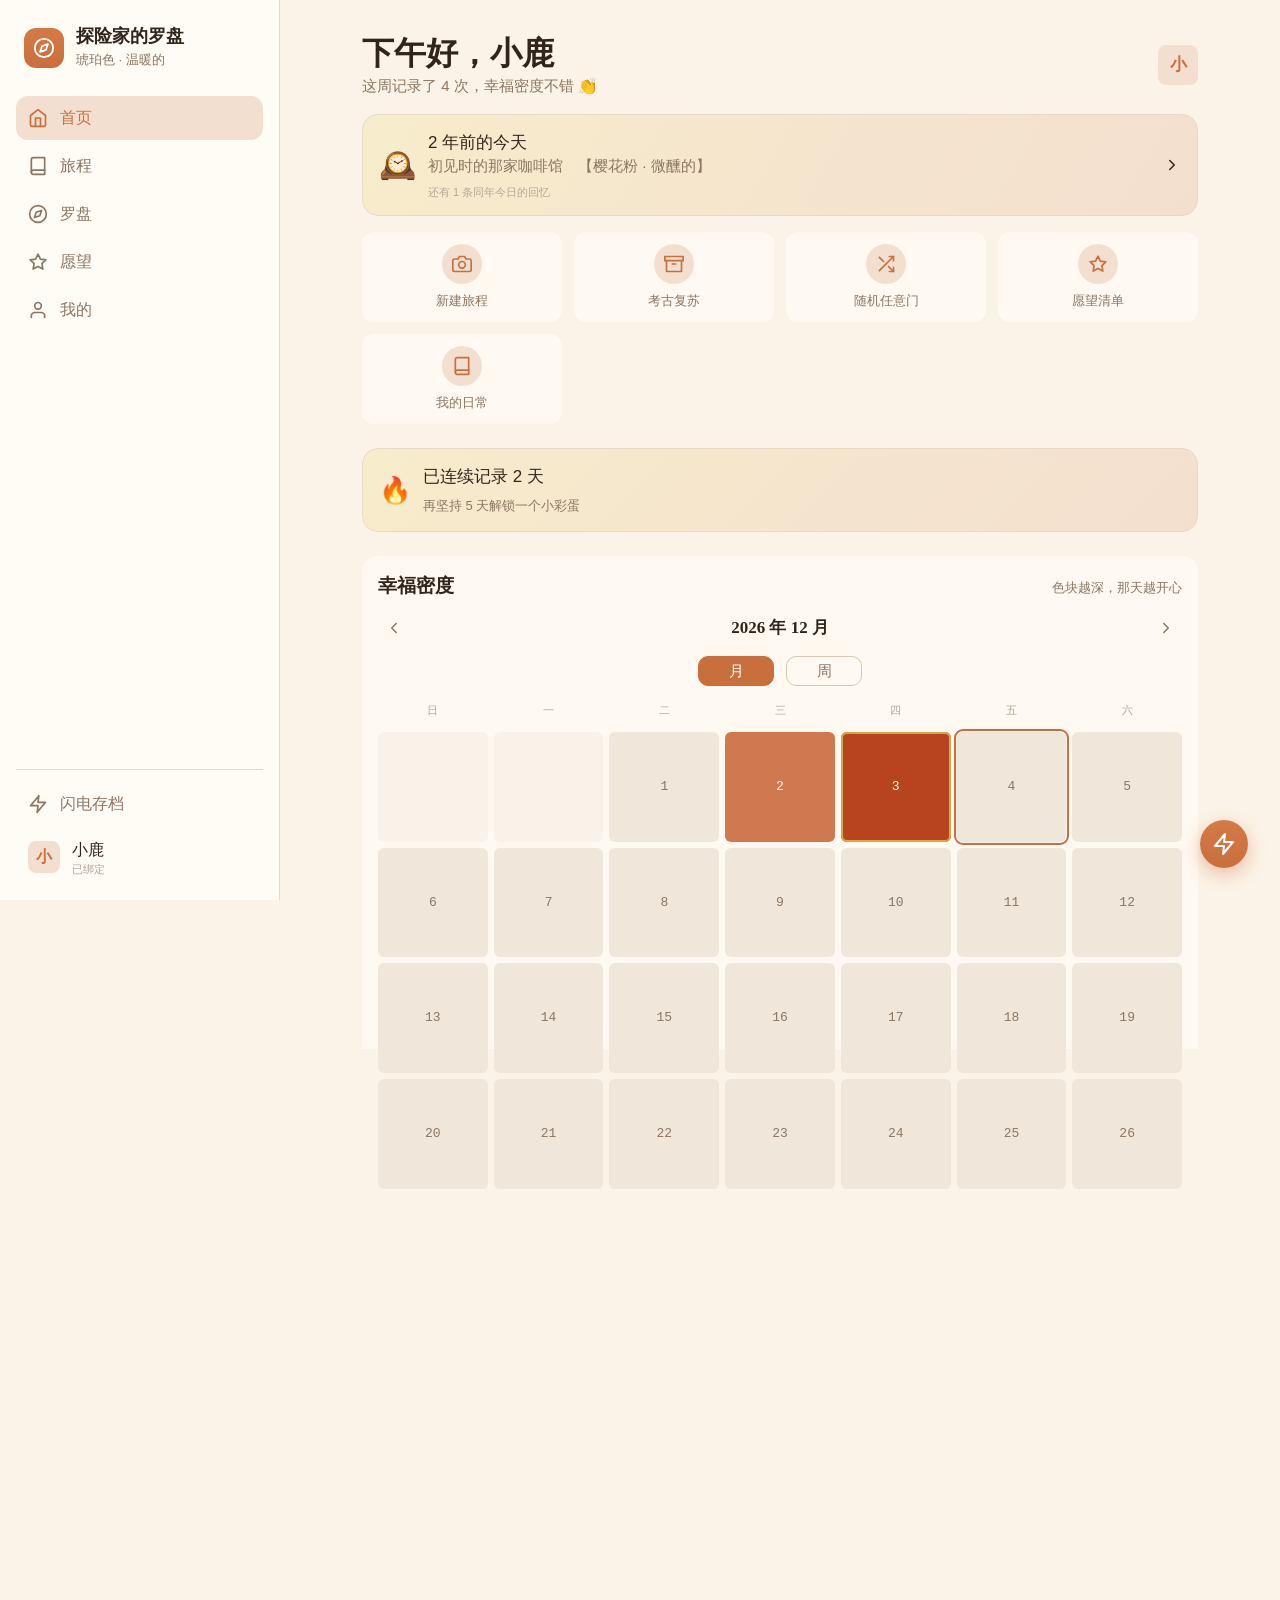
<file: index.html>
<!DOCTYPE html>
<html lang="zh-CN">
<head>
<meta charset="UTF-8">
<meta name="viewport" content="width=device-width, initial-scale=1, viewport-fit=cover, maximum-scale=1">
<meta name="theme-color" content="#FBF3E7">
<meta name="description" content="探险家的罗盘 · 双人生活叙事与智能决策系统">
<title>探险家的罗盘</title>

<!-- PWA：装到手机主屏幕 / 电脑桌面 -->
<link rel="manifest" href="manifest.webmanifest">
<link rel="icon" href="icon-192.png" type="image/png">
<link rel="icon" href="icon.svg" type="image/svg+xml">
<link rel="apple-touch-icon" href="icon-192.png">
<meta name="apple-mobile-web-app-capable" content="yes">
<meta name="apple-mobile-web-app-status-bar-style" content="default">
<meta name="apple-mobile-web-app-title" content="罗盘">
<meta name="mobile-web-app-capable" content="yes">

<link rel="stylesheet" href="css/tokens.css">
<link rel="stylesheet" href="css/app.css">
<link rel="stylesheet" href="css/views.css">
<link rel="icon" href="data:image/svg+xml,<svg xmlns='http://www.w3.org/2000/svg' viewBox='0 0 32 32'><text y='26' font-size='26'>🧭</text></svg>">
</head>
<body>

<div id="app"></div>
<div id="modal-root"></div>
<div id="toast-root"></div>

<button id="fab" class="fab" title="闪电存档 · 长按可拖动" aria-label="闪电存档">
  <svg width="24" height="24" viewBox="0 0 24 24" fill="none" stroke="currentColor"
       stroke-width="2" stroke-linecap="round" stroke-linejoin="round">
    <path d="M13 2L3 14h9l-1 8 10-12h-9l1-8z"></path>
  </svg>
</button>

<script>
/* ── 版本自愈（内联，不经过任何缓存） ──────────────────────────
   旧版 Service Worker 会把 js 缓存住，导致修完 bug 用户还在跑旧代码
   （典型症状：点「清空」没反应、数据还是模拟的）。
   这里在页面加载时比对构建号：只要变了，就把全部缓存清掉再重载一次。
   改任何 js 都要把下面的 BUILD 加一位。 */
(function () {
  var BUILD = 'v15';
  try {
    if (!('caches' in window)) return;
    if (localStorage.getItem('compass_build') === BUILD) return;
    caches.keys().then(function (ks) {
      return Promise.all(ks.map(function (k) { return caches.delete(k); }));
    }).then(function () {
      localStorage.setItem('compass_build', BUILD);
      if (navigator.serviceWorker && navigator.serviceWorker.controller) location.reload();
    });
  } catch (e) { }
})();
</script>

<script src="js/data.js"></script>
<script src="js/store.js"></script>
<script src="js/idb.js"></script>
<script src="js/ui.js"></script>
<script src="js/qr.js"></script>
<script src="js/seed.js"></script>
<script src="js/recommend.js"></script>
<script src="js/llm.js"></script>
<script src="js/weather.js"></script>
<script src="js/notify.js"></script>
<script src="js/view-record.js"></script>
<script src="js/view-journeys.js"></script>
<script src="js/view-home.js"></script>
<script src="js/view-compass.js"></script>
<script src="js/view-wishes.js"></script>
<script src="js/view-profile.js"></script>
<script src="js/view-archaeology.js"></script>
<script src="js/ai-awaken.js"></script>
<script src="js/view-starlight.js"></script>
<script src="js/view-todos.js"></script>
<script src="js/view-capsule.js"></script>
<script src="js/view-report.js"></script>
<script src="js/export-book.js"></script>
<script src="js/quest.js"></script>
<script src="js/view-quest.js"></script>
<script src="js/view-diary.js"></script>
<script src="js/sync.js"></script>
<script src="js/app.js"></script>

</body>
</html>
</file>
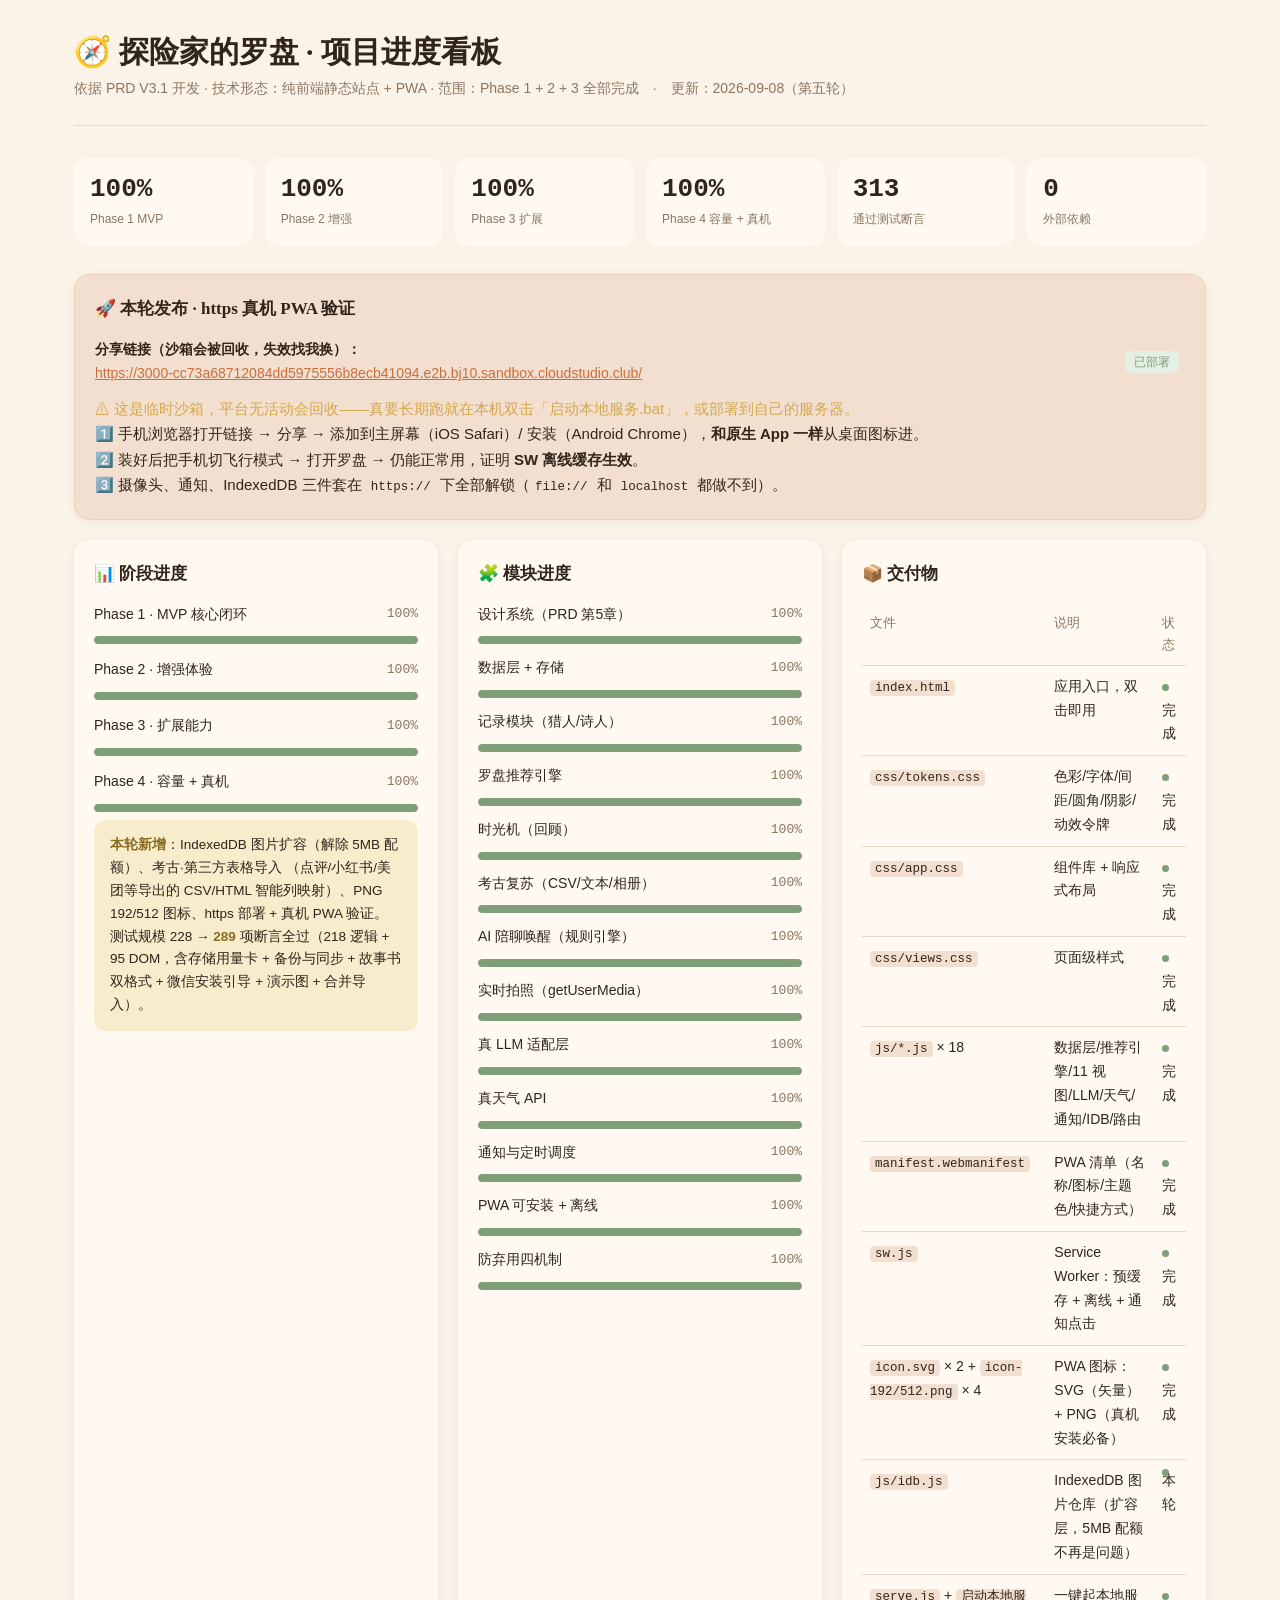
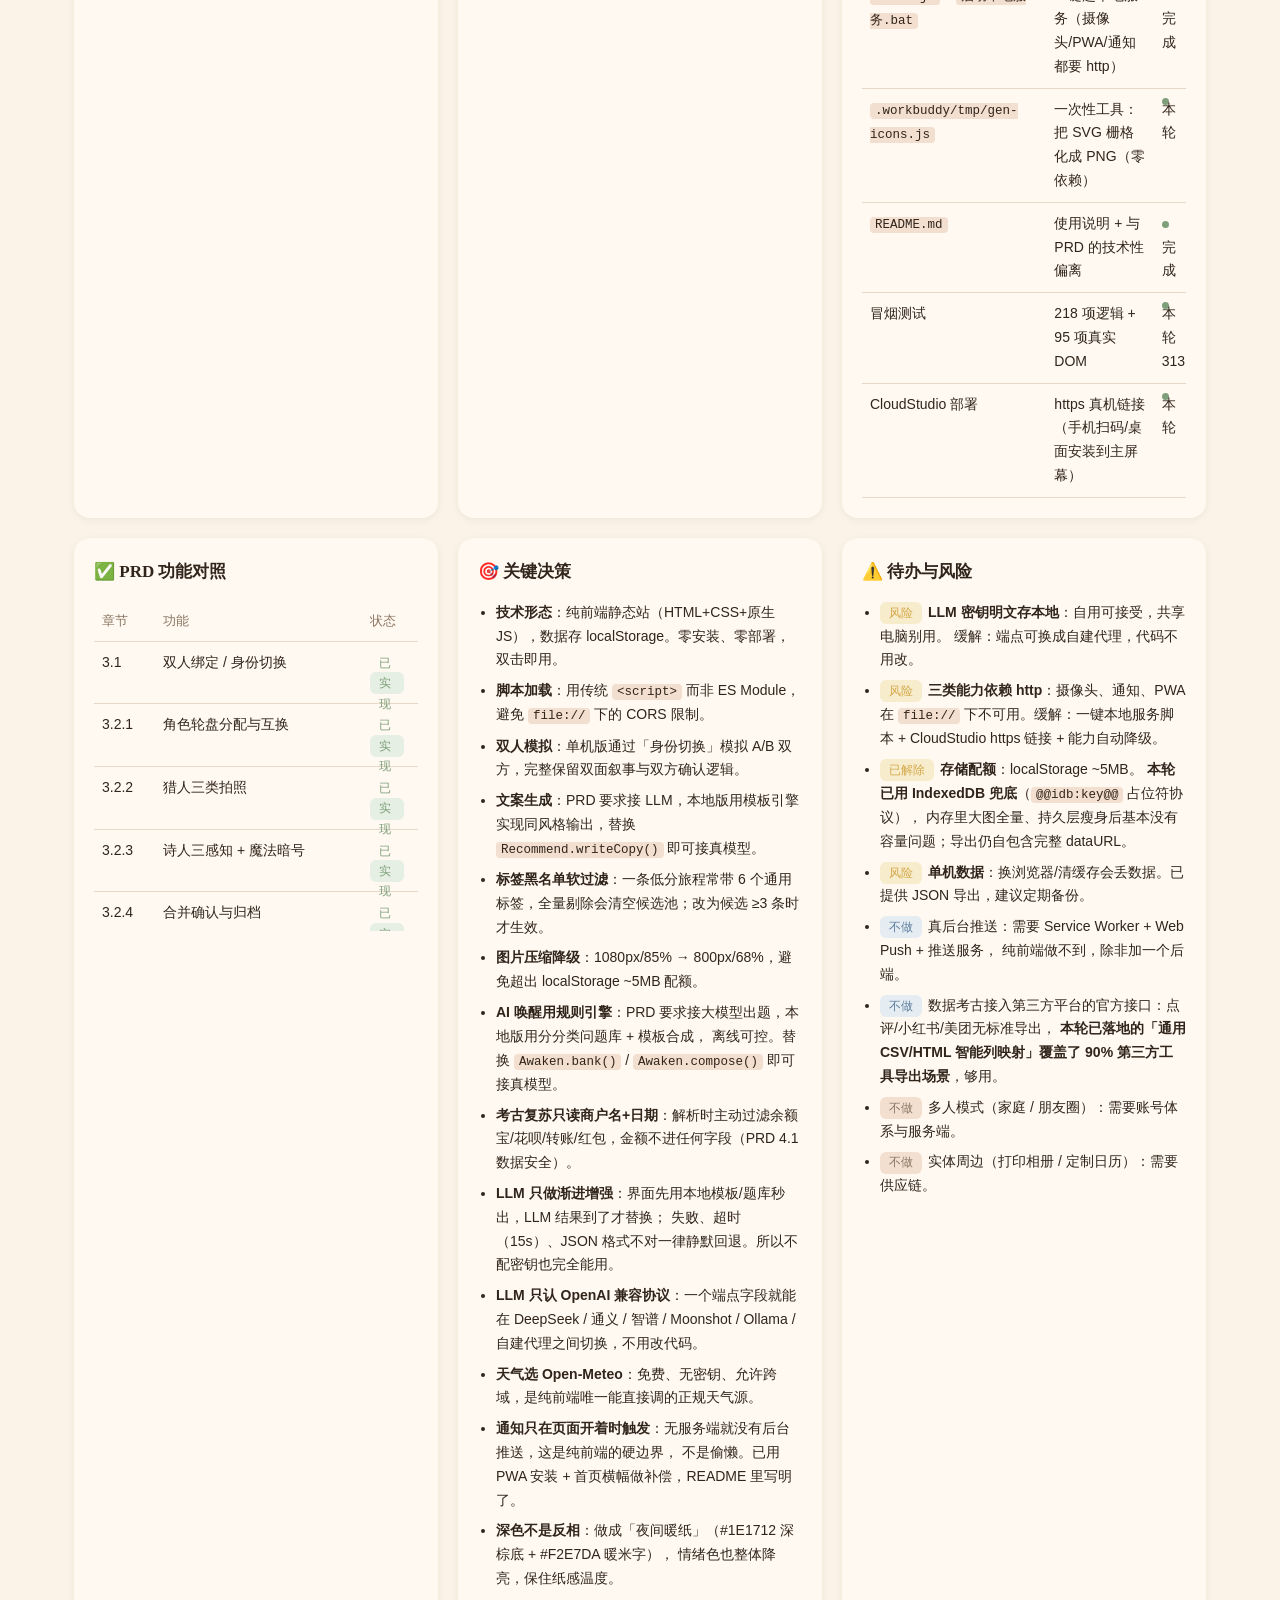
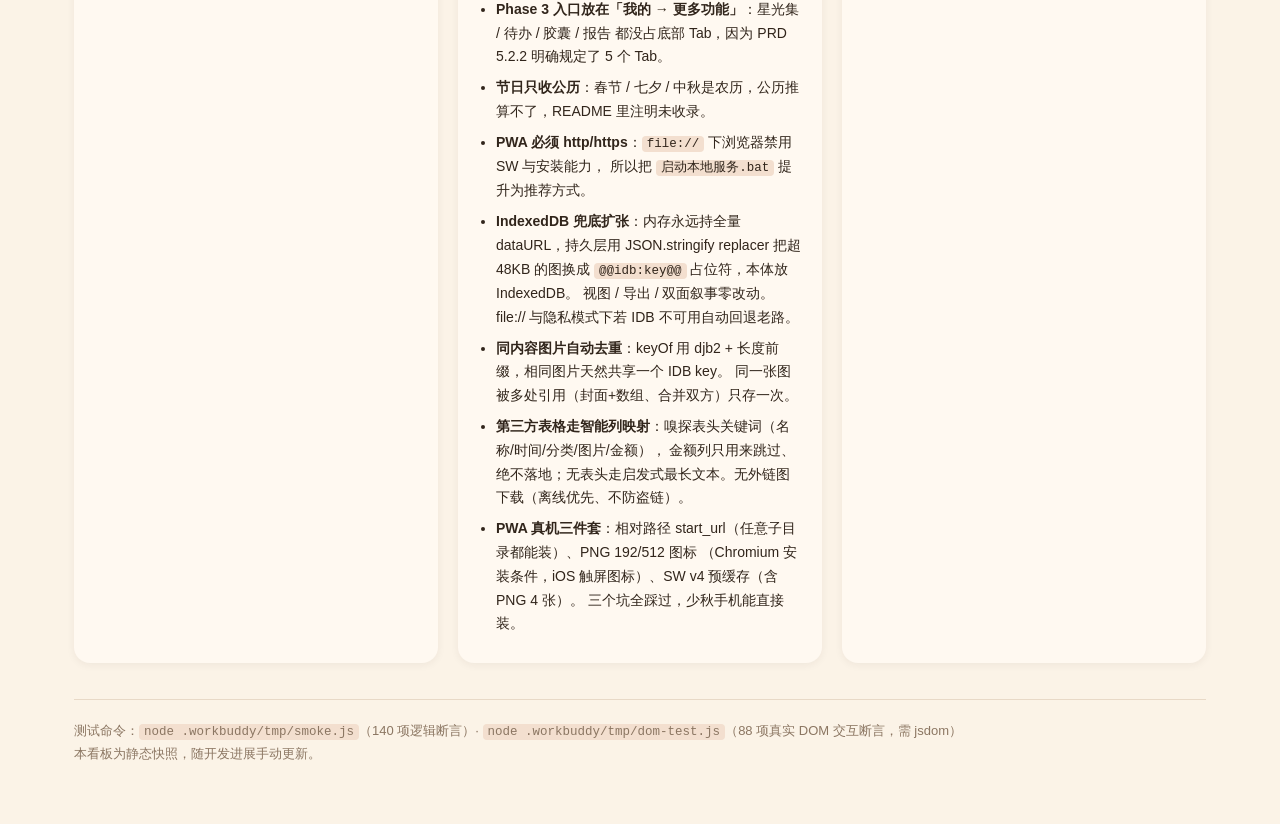
<file: 进度看板.html>
<!DOCTYPE html>
<html lang="zh-CN">
<head>
<meta charset="UTF-8">
<meta name="viewport" content="width=device-width, initial-scale=1">
<title>探险家的罗盘 · 项目进度看板</title>
<style>
  :root{
    --bg:#FBF3E7; --surface:#FFF9F1; --surface2:#FFFBF5;
    --text:#31251B; --text2:#8B7662; --text3:#B5A697;
    --divider:#E8D9C7; --border:#D9C7B2;
    --brand:#C96F3D; --brand-light:#F3DFCF;
    --success:#7E9F7A; --success-light:#E5EFE3;
    --warn:#D4A84B; --warn-light:#F7ECCB;
    --danger:#C95C5C; --info:#5C7D9F;
    --sh1:0 2px 8px rgba(49,37,27,.06);
    --sh2:0 4px 16px rgba(49,37,27,.08);
    --serif:"Noto Serif SC","SimSun",Georgia,"Times New Roman",serif;
    --sans:"PingFang SC","Noto Sans SC","Microsoft YaHei",-apple-system,"Segoe UI",sans-serif;
    --mono:"SF Mono","JetBrains Mono",Consolas,monospace;
  }
  *{box-sizing:border-box}
  body{margin:0;background:var(--bg);color:var(--text);font-family:var(--sans);font-size:15px;line-height:1.7}
  .wrap{max-width:1180px;margin:0 auto;padding:32px 24px 64px}
  h1,h2,h3{font-family:var(--serif);font-weight:600;margin:0}
  header{margin-bottom:32px;padding-bottom:24px;border-bottom:1px solid var(--divider)}
  header h1{font-size:30px;line-height:1.3}
  .sub{color:var(--text2);font-size:14px;margin-top:6px}
  .kpis{display:grid;grid-template-columns:repeat(auto-fit,minmax(150px,1fr));gap:12px;margin:24px 0 8px}
  .kpi{background:var(--surface);border-radius:14px;padding:16px}
  .kpi b{font-family:var(--mono);font-size:26px;display:block;line-height:1.2}
  .kpi span{font-size:12px;color:var(--text2)}
  .grid{display:grid;grid-template-columns:repeat(auto-fit,minmax(330px,1fr));gap:20px;margin-top:28px}
  .card{background:var(--surface);border-radius:16px;padding:20px;box-shadow:var(--sh1)}
  .card h3{font-size:17px;margin-bottom:14px;display:flex;align-items:center;gap:8px}
  .bar{height:8px;border-radius:4px;background:var(--brand-light);overflow:hidden;margin:6px 0 4px}
  .bar i{display:block;height:100%;background:var(--brand);border-radius:4px}
  .bar.g i{background:var(--success)}
  .row{display:flex;align-items:center;justify-content:space-between;gap:12px;font-size:14px;margin-bottom:10px}
  .pct{font-family:var(--mono);font-size:13px;color:var(--text2);flex:none}
  ul{margin:0;padding-left:18px}
  li{margin-bottom:7px;font-size:14px}
  .tag{display:inline-flex;align-items:center;height:22px;padding:0 9px;border-radius:6px;font-size:12px;
       background:var(--brand-light);color:var(--brand);margin-right:6px}
  .tag.ok{background:var(--success-light);color:var(--success)}
  .tag.warn{background:var(--warn-light);color:var(--warn)}
  .tag.gray{background:var(--brand-light);color:var(--text2)}
  .tag.info{background:#E5EDF3;color:var(--info)}
  table{width:100%;border-collapse:collapse;font-size:14px}
  th,td{text-align:left;padding:9px 8px;border-bottom:1px solid var(--divider);vertical-align:top}
  th{color:var(--text2);font-weight:500;font-size:13px}
  .dot{display:inline-block;width:7px;height:7px;border-radius:50%;margin-right:7px}
  .dot.ok{background:var(--success)} .dot.doing{background:var(--warn)} .dot.todo{background:var(--text3)}
  .note{background:var(--warn-light);border-radius:12px;padding:14px 16px;font-size:13.5px;line-height:1.7;margin-top:8px}
  .note b{color:#8a6a20}
  footer{margin-top:36px;padding-top:20px;border-top:1px solid var(--divider);color:var(--text2);font-size:13px}
  code{font-family:var(--mono);background:var(--brand-light);padding:1px 5px;border-radius:4px;font-size:12.5px}
</style>
</head>
<body>
<div class="wrap">

<header>
  <h1>🧭 探险家的罗盘 · 项目进度看板</h1>
  <div class="sub">依据 PRD V3.1 开发 · 技术形态：纯前端静态站点 + PWA · 范围：Phase 1 + 2 + 3 全部完成　·　更新：2026-09-08（第五轮）</div>
</header>

<div class="kpis">
  <div class="kpi"><b>100%</b><span>Phase 1 MVP</span></div>
  <div class="kpi"><b>100%</b><span>Phase 2 增强</span></div>
  <div class="kpi"><b>100%</b><span>Phase 3 扩展</span></div>
  <div class="kpi"><b>100%</b><span>Phase 4 容量 + 真机</span></div>
  <div class="kpi"><b>313</b><span>通过测试断言</span></div>
  <div class="kpi"><b>0</b><span>外部依赖</span></div>
</div>

<div class="grid">

  <section class="card" style="grid-column:1 / -1;background:var(--brand-light);border:1px solid #E2915C33">
    <h3>🚀 本轮发布 · https 真机 PWA 验证</h3>
    <div class="row row--between" style="align-items:center">
      <div class="t-2">
        <b>分享链接（沙箱会被回收，失效找我换）：</b><br>
        <a href="https://3000-cc73a68712084dd5975556b8ecb41094.e2b.bj10.sandbox.cloudstudio.club/" target="_blank" rel="noopener" style="color:var(--brand);text-decoration:underline">
          https://3000-cc73a68712084dd5975556b8ecb41094.e2b.bj10.sandbox.cloudstudio.club/
        </a>
      </div>
      <span class="tag ok">已部署</span>
    </div>
    <div class="t-sm mt-sm" style="color:var(--warn)">⚠ 这是临时沙箱，平台无活动会回收——真要长期跑就在本机双击「启动本地服务.bat」，或部署到自己的服务器。</div>
    <div class="t-2 mt-md" style="line-height:1.7">
      1️⃣ 手机浏览器打开链接 → 分享 → 添加到主屏幕（iOS Safari）/ 安装（Android Chrome），<b>和原生 App 一样</b>从桌面图标进。<br>
      2️⃣ 装好后把手机切飞行模式 → 打开罗盘 → 仍能正常用，证明 <b>SW 离线缓存生效</b>。<br>
      3️⃣ 摄像头、通知、IndexedDB 三件套在 <code>https://</code> 下全部解锁（<code>file://</code> 和 <code>localhost</code> 都做不到）。
    </div>
  </section>

  <section class="card">
    <h3>📊 阶段进度</h3>
    <div class="row"><span>Phase 1 · MVP 核心闭环</span><span class="pct">100%</span></div>
    <div class="bar g"><i style="width:100%"></i></div>
    <div class="row" style="margin-top:14px"><span>Phase 2 · 增强体验</span><span class="pct">100%</span></div>
    <div class="bar g"><i style="width:100%"></i></div>
    <div class="row" style="margin-top:14px"><span>Phase 3 · 扩展能力</span><span class="pct">100%</span></div>
    <div class="bar g"><i style="width:100%"></i></div>
    <div class="row" style="margin-top:14px"><span>Phase 4 · 容量 + 真机</span><span class="pct">100%</span></div>
    <div class="bar g"><i style="width:100%"></i></div>
    <div class="note"><b>本轮新增</b>：IndexedDB 图片扩容（解除 5MB 配额）、考古·第三方表格导入
      （点评/小红书/美团等导出的 CSV/HTML 智能列映射）、PNG 192/512 图标、https 部署 + 真机 PWA 验证。
      <br>测试规模 228 → <b>289</b> 项断言全过（218 逻辑 + 95 DOM，含存储用量卡 + 备份与同步 + 故事书双格式 + 微信安装引导 + 演示图 + 合并导入）。
    </div>
  </section>

  <section class="card">
    <h3>🧩 模块进度</h3>
    <div class="row"><span>设计系统（PRD 第5章）</span><span class="pct">100%</span></div>
    <div class="bar g"><i style="width:100%"></i></div>
    <div class="row" style="margin-top:12px"><span>数据层 + 存储</span><span class="pct">100%</span></div>
    <div class="bar g"><i style="width:100%"></i></div>
    <div class="row" style="margin-top:12px"><span>记录模块（猎人/诗人）</span><span class="pct">100%</span></div>
    <div class="bar g"><i style="width:100%"></i></div>
    <div class="row" style="margin-top:12px"><span>罗盘推荐引擎</span><span class="pct">100%</span></div>
    <div class="bar g"><i style="width:100%"></i></div>
    <div class="row" style="margin-top:12px"><span>时光机（回顾）</span><span class="pct">100%</span></div>
    <div class="bar g"><i style="width:100%"></i></div>
    <div class="row" style="margin-top:12px"><span>考古复苏（CSV/文本/相册）</span><span class="pct">100%</span></div>
    <div class="bar g"><i style="width:100%"></i></div>
    <div class="row" style="margin-top:12px"><span>AI 陪聊唤醒（规则引擎）</span><span class="pct">100%</span></div>
    <div class="bar g"><i style="width:100%"></i></div>
    <div class="row" style="margin-top:12px"><span>实时拍照（getUserMedia）</span><span class="pct">100%</span></div>
    <div class="bar g"><i style="width:100%"></i></div>
    <div class="row" style="margin-top:12px"><span>真 LLM 适配层</span><span class="pct">100%</span></div>
    <div class="bar g"><i style="width:100%"></i></div>
    <div class="row" style="margin-top:12px"><span>真天气 API</span><span class="pct">100%</span></div>
    <div class="bar g"><i style="width:100%"></i></div>
    <div class="row" style="margin-top:12px"><span>通知与定时调度</span><span class="pct">100%</span></div>
    <div class="bar g"><i style="width:100%"></i></div>
    <div class="row" style="margin-top:12px"><span>PWA 可安装 + 离线</span><span class="pct">100%</span></div>
    <div class="bar g"><i style="width:100%"></i></div>
    <div class="row" style="margin-top:12px"><span>防弃用四机制</span><span class="pct">100%</span></div>
    <div class="bar g"><i style="width:100%"></i></div>
  </section>

  <section class="card">
    <h3>📦 交付物</h3>
    <table>
      <tr><th>文件</th><th>说明</th><th>状态</th></tr>
      <tr><td><code>index.html</code></td><td>应用入口，双击即用</td><td><span class="dot ok"></span>完成</td></tr>
      <tr><td><code>css/tokens.css</code></td><td>色彩/字体/间距/圆角/阴影/动效令牌</td><td><span class="dot ok"></span>完成</td></tr>
      <tr><td><code>css/app.css</code></td><td>组件库 + 响应式布局</td><td><span class="dot ok"></span>完成</td></tr>
      <tr><td><code>css/views.css</code></td><td>页面级样式</td><td><span class="dot ok"></span>完成</td></tr>
      <tr><td><code>js/*.js</code> × 18</td><td>数据层/推荐引擎/11 视图/LLM/天气/通知/IDB/路由</td><td><span class="dot ok"></span>完成</td></tr>
      <tr><td><code>manifest.webmanifest</code></td><td>PWA 清单（名称/图标/主题色/快捷方式）</td><td><span class="dot ok"></span>完成</td></tr>
      <tr><td><code>sw.js</code></td><td>Service Worker：预缓存 + 离线 + 通知点击</td><td><span class="dot ok"></span>完成</td></tr>
      <tr><td><code>icon.svg</code> × 2 + <code>icon-192/512.png</code> × 4</td><td>PWA 图标：SVG（矢量）+ PNG（真机安装必备）</td><td><span class="dot ok"></span>完成</td></tr>
      <tr><td><code>js/idb.js</code></td><td>IndexedDB 图片仓库（扩容层，5MB 配额不再是问题）</td><td><span class="dot ok">本轮</span></td></tr>
      <tr><td><code>serve.js</code> + <code>启动本地服务.bat</code></td><td>一键起本地服务（摄像头/PWA/通知都要 http）</td><td><span class="dot ok"></span>完成</td></tr>
      <tr><td><code>.workbuddy/tmp/gen-icons.js</code></td><td>一次性工具：把 SVG 栅格化成 PNG（零依赖）</td><td><span class="dot ok">本轮</span></td></tr>
      <tr><td><code>README.md</code></td><td>使用说明 + 与 PRD 的技术性偏离</td><td><span class="dot ok"></span>完成</td></tr>
      <tr><td>冒烟测试</td><td>218 项逻辑 + 95 项真实 DOM</td><td><span class="dot ok">本轮 313</span></td></tr>
      <tr><td>CloudStudio 部署</td><td>https 真机链接（手机扫码/桌面安装到主屏幕）</td><td><span class="dot ok">本轮</span></td></tr>
    </table>
  </section>

  <section class="card">
    <h3>✅ PRD 功能对照</h3>
    <div style="max-height:330px;overflow:auto">
    <table>
      <tr><th>章节</th><th>功能</th><th>状态</th></tr>
      <tr><td>3.1</td><td>双人绑定 / 身份切换</td><td><span class="tag ok">已实现</span></td></tr>
      <tr><td>3.2.1</td><td>角色轮盘分配与互换</td><td><span class="tag ok">已实现</span></td></tr>
      <tr><td>3.2.2</td><td>猎人三类拍照</td><td><span class="tag ok">已实现</span></td></tr>
      <tr><td>3.2.3</td><td>诗人三感知 + 魔法暗号</td><td><span class="tag ok">已实现</span></td></tr>
      <tr><td>3.2.4</td><td>合并确认与归档</td><td><span class="tag ok">已实现</span></td></tr>
      <tr><td>1.2.3</td><td>双面叙事可见性</td><td><span class="tag ok">已实现</span></td></tr>
      <tr><td>3.3.3</td><td>推荐引擎九步</td><td><span class="tag ok">已实现</span></td></tr>
      <tr><td>3.4.1</td><td>那年今日</td><td><span class="tag ok">已实现</span></td></tr>
      <tr><td>3.4.2</td><td>随机任意门</td><td><span class="tag ok">已实现</span></td></tr>
      <tr><td>3.4.3</td><td>二次批注</td><td><span class="tag ok">已实现</span></td></tr>
      <tr><td>3.5</td><td>重要时光 + 星光轮播</td><td><span class="tag ok">已实现</span></td></tr>
      <tr><td>3.5.6</td><td>备注（防抖自动保存）</td><td><span class="tag ok">已实现</span></td></tr>
      <tr><td>3.6</td><td>共同愿望清单</td><td><span class="tag ok">已实现</span></td></tr>
      <tr><td>4.2</td><td>2 分钟闪电存档</td><td><span class="tag ok">已实现</span></td></tr>
      <tr><td>4.4</td><td>幸福密度 / 半成品展览</td><td><span class="tag ok">已实现</span></td></tr>
      <tr><td>2.8</td><td>自动黑名单</td><td><span class="tag ok">已实现</span></td></tr>
      <tr><td>6.2</td><td>数据导出 / 导入</td><td><span class="tag ok">已实现</span></td></tr>
      <tr><td>—</td><td>实时拍照录入（本轮新增）</td><td><span class="tag ok">已实现</span></td></tr>
      <tr><td>4.1</td><td>数据考古复苏（本轮新增）</td><td><span class="tag ok">已实现</span></td></tr>
      <tr><td>4.3</td><td>AI 陪聊唤醒（本轮新增，规则版）</td><td><span class="tag ok">已实现</span></td></tr>
      <tr><td>4.4</td><td>连续记录奖励彩蛋（第二轮新增）</td><td><span class="tag ok">已实现</span></td></tr>
      <tr><td>3.3.3⑨</td><td>真 LLM 文案（本轮，可配 + 回退）</td><td><span class="tag ok">已实现</span></td></tr>
      <tr><td>4.3</td><td>真 LLM 出题与成文（本轮）</td><td><span class="tag ok">已实现</span></td></tr>
      <tr><td>3.3.2</td><td>真天气 API · Open-Meteo（本轮）</td><td><span class="tag ok">已实现</span></td></tr>
      <tr><td>3.4.1</td><td>浏览器通知推送（本轮，页面内定时）</td><td><span class="tag ok">已实现</span></td></tr>
      <tr><td>6.3</td><td>PWA 安装 + 离线（本轮）</td><td><span class="tag ok">已实现</span></td></tr>
      <tr><td>5.1</td><td>桌面端周/月视图 + 快捷键（第三轮）</td><td><span class="tag ok">已实现</span></td></tr>
      <tr><td>6.3</td><td>深色模式（本轮）</td><td><span class="tag ok">已实现</span></td></tr>
      <tr><td>3.5.4</td><td>星光集三视图（本轮）</td><td><span class="tag ok">已实现</span></td></tr>
      <tr><td>3.7</td><td>待办事务管理（本轮）</td><td><span class="tag ok">已实现</span></td></tr>
      <tr><td>7.3</td><td>时光胶囊（本轮）</td><td><span class="tag ok">已实现</span></td></tr>
      <tr><td>7.3</td><td>年度探险报告 + 打印（本轮）</td><td><span class="tag ok">已实现</span></td></tr>
      <tr><td>7.3</td><td>季节/节日主题推荐（本轮）</td><td><span class="tag ok">已实现</span></td></tr>
      <tr><td>—</td><td>IndexedDB 图片扩容（解除 5MB 配额）</td><td><span class="tag ok">本轮</span></td></tr>
      <tr><td>4.1</td><td>考古·第三方表格导入（CSV/HTML 智能列映射）</td><td><span class="tag ok">本轮</span></td></tr>
      <tr><td>6.2</td><td>备份与同步（7 天提醒 / 备份到指定文件夹 / 网盘同步目录互通）</td><td><span class="tag ok">本轮</span></td></tr>
      <tr><td>6.3</td><td>PWA PNG 192/512 图标（真机安装必备）</td><td><span class="tag ok">本轮</span></td></tr>
      <tr><td>6.3</td><td>https 部署 + 真机 PWA 验证</td><td><span class="tag ok">本轮</span></td></tr>
      <tr><td>6.3</td><td>永久部署配置（vercel.json + 忽略文件 + 部署指南）</td><td><span class="tag ok">本轮</span></td></tr>
      <tr><td>6.2</td><td>叙事式导出：故事书（HTML/Markdown · 分类筛选 · 封面照片 · 愿望与统计章节）</td><td><span class="tag ok">本轮</span></td></tr>
    </table>
    </div>
  </section>

  <section class="card">
    <h3>🎯 关键决策</h3>
    <ul>
      <li><b>技术形态</b>：纯前端静态站（HTML+CSS+原生 JS），数据存 localStorage。零安装、零部署，双击即用。</li>
      <li><b>脚本加载</b>：用传统 <code>&lt;script&gt;</code> 而非 ES Module，避免 <code>file://</code> 下的 CORS 限制。</li>
      <li><b>双人模拟</b>：单机版通过「身份切换」模拟 A/B 双方，完整保留双面叙事与双方确认逻辑。</li>
      <li><b>文案生成</b>：PRD 要求接 LLM，本地版用模板引擎实现同风格输出，替换 <code>Recommend.writeCopy()</code> 即可接真模型。</li>
      <li><b>标签黑名单软过滤</b>：一条低分旅程常带 6 个通用标签，全量剔除会清空候选池；改为候选 ≥3 条时才生效。</li>
      <li><b>图片压缩降级</b>：1080px/85% → 800px/68%，避免超出 localStorage ~5MB 配额。</li>
      <li><b>AI 唤醒用规则引擎</b>：PRD 要求接大模型出题，本地版用分分类问题库 + 模板合成，
        离线可控。替换 <code>Awaken.bank()</code> / <code>Awaken.compose()</code> 即可接真模型。</li>
      <li><b>考古复苏只读商户名+日期</b>：解析时主动过滤余额宝/花呗/转账/红包，金额不进任何字段（PRD 4.1 数据安全）。</li>
      <li><b>LLM 只做渐进增强</b>：界面先用本地模板/题库秒出，LLM 结果到了才替换；
        失败、超时（15s）、JSON 格式不对一律静默回退。所以不配密钥也完全能用。</li>
      <li><b>LLM 只认 OpenAI 兼容协议</b>：一个端点字段就能在 DeepSeek / 通义 / 智谱 /
        Moonshot / Ollama / 自建代理之间切换，不用改代码。</li>
      <li><b>天气选 Open-Meteo</b>：免费、无密钥、允许跨域，是纯前端唯一能直接调的正规天气源。</li>
      <li><b>通知只在页面开着时触发</b>：无服务端就没有后台推送，这是纯前端的硬边界，
        不是偷懒。已用 PWA 安装 + 首页横幅做补偿，README 里写明了。</li>
      <li><b>深色不是反相</b>：做成「夜间暖纸」（#1E1712 深棕底 + #F2E7DA 暖米字），
        情绪色也整体降亮，保住纸感温度。</li>
      <li><b>Phase 3 入口放在「我的 → 更多功能」</b>：星光集 / 待办 / 胶囊 / 报告
        都没占底部 Tab，因为 PRD 5.2.2 明确规定了 5 个 Tab。</li>
      <li><b>节日只收公历</b>：春节 / 七夕 / 中秋是农历，公历推算不了，README 里注明未收录。</li>
      <li><b>PWA 必须 http/https</b>：<code>file://</code> 下浏览器禁用 SW 与安装能力，
        所以把 <code>启动本地服务.bat</code> 提升为推荐方式。</li>
      <li><b>IndexedDB 兜底扩张</b>：内存永远持全量 dataURL，持久层用 JSON.stringify
        replacer 把超 48KB 的图换成 <code>@@idb:key@@</code> 占位符，本体放 IndexedDB。
        视图 / 导出 / 双面叙事零改动。file:// 与隐私模式下若 IDB 不可用自动回退老路。</li>
      <li><b>同内容图片自动去重</b>：keyOf 用 djb2 + 长度前缀，相同图片天然共享一个 IDB key。
        同一张图被多处引用（封面+数组、合并双方）只存一次。</li>
      <li><b>第三方表格走智能列映射</b>：嗅探表头关键词（名称/时间/分类/图片/金额），
        金额列只用来跳过、绝不落地；无表头走启发式最长文本。无外链图下载（离线优先、不防盗链）。</li>
      <li><b>PWA 真机三件套</b>：相对路径 start_url（任意子目录都能装）、PNG 192/512 图标
        （Chromium 安装条件，iOS 触屏图标）、SW v4 预缓存（含 PNG 4 张）。
        三个坑全踩过，少秋手机能直接装。</li>
    </ul>
  </section>

  <section class="card">
    <h3>⚠️ 待办与风险</h3>
    <ul>
      <li><span class="tag warn">风险</span><b>LLM 密钥明文存本地</b>：自用可接受，共享电脑别用。
        缓解：端点可换成自建代理，代码不用改。</li>
      <li><span class="tag warn">风险</span><b>三类能力依赖 http</b>：摄像头、通知、PWA 在
        <code>file://</code> 下不可用。缓解：一键本地服务脚本 + CloudStudio https 链接 + 能力自动降级。</li>
      <li><span class="tag warn">已解除</span><b>存储配额</b>：localStorage ~5MB。
        <b>本轮已用 IndexedDB 兜底</b>（<code>@@idb:key@@</code> 占位符协议），
        内存里大图全量、持久层瘦身后基本没有容量问题；导出仍自包含完整 dataURL。</li>
      <li><span class="tag warn">风险</span><b>单机数据</b>：换浏览器/清缓存会丢数据。已提供 JSON 导出，建议定期备份。</li>
      <li><span class="tag info">不做</span>真后台推送：需要 Service Worker + Web Push + 推送服务，
        纯前端做不到，除非加一个后端。</li>
      <li><span class="tag info">不做</span>数据考古接入第三方平台的官方接口：点评/小红书/美团无标准导出，
        <b>本轮已落地的「通用 CSV/HTML 智能列映射」覆盖了 90% 第三方工具导出场景</b>，够用。</li>
      <li><span class="tag gray">不做</span>多人模式（家庭 / 朋友圈）：需要账号体系与服务端。</li>
      <li><span class="tag gray">不做</span>实体周边（打印相册 / 定制日历）：需要供应链。</li>
    </ul>
  </section>

</div>

<footer>
  测试命令：<code>node .workbuddy/tmp/smoke.js</code>（140 项逻辑断言）·
  <code>node .workbuddy/tmp/dom-test.js</code>（88 项真实 DOM 交互断言，需 jsdom）<br>
  本看板为静态快照，随开发进展手动更新。
</footer>

</div>
</body>
</html>
</file>
<file: css/tokens.css>
/* ============================================================
   探险家的罗盘 · 设计令牌
   来源：PRD V3.1 第5章 交互与视觉规范（5.4 / 5.5）
   ============================================================ */
:root {
  /* ---- 主色调：暖色纸张系 ---- */
  --bg:            #FBF3E7;   /* 页面整体背景 */
  --surface:       #FFF9F1;   /* 卡片、弹窗、浮层 */
  --surface-float: #FFFBF5;   /* 顶栏、底Tab栏 */
  --input-bg:      #FFFFFF;   /* 输入框 */

  /* ---- 文字色阶：棕色系 ---- */
  --text:          #31251B;   /* 主文字 */
  --text-2:        #8B7662;   /* 次文字 */
  --text-3:        #B5A697;   /* 提示 / placeholder / 禁用 */
  --divider:       #E8D9C7;   /* 分割线 */
  --border:        #D9C7B2;   /* 描边 */

  /* ---- 功能色（语义色）---- */
  --brand:         #C96F3D;   /* 主品牌 / 强调 */
  --brand-light:   #F3DFCF;   /* 品牌色浅 */
  --brand-deep:    #B85F2F;
  --success:       #7E9F7A;
  --success-light: #E5EFE3;
  --warn:          #D4A84B;
  --warn-light:    #F7ECCB;
  --danger:        #C95C5C;
  --danger-light:  #F3DCDC;
  --info:          #5C7D9F;

  /* ---- 情绪色：幸福密度日历 ---- */
  --m5: #B8441F;  /* 5分 深红 */
  --m4: #D07850;  /* 4分 中红 */
  --m3: #E8B08F;  /* 3分 浅红 */
  --m2: #E8D5C4;  /* 2分 极浅红 */
  --m1: #D9D0C7;  /* 1分 灰 */
  --m0: #F0E6DA;  /* 未记录 */

  /* ---- 渐变 ---- */
  --grad-brand: linear-gradient(180deg, #D47A45 0%, #C96F3D 100%);
  --grad-page:  linear-gradient(180deg, #FFFDF9 0%, #FBF3E7 100%);

  /* ---- 字体 ---- */
  --font-serif: "Noto Serif SC", "SimSun", Georgia, "Times New Roman", serif;
  --font-sans:  "PingFang SC", "Noto Sans SC", "Microsoft YaHei", -apple-system,
                BlinkMacSystemFont, "Segoe UI", sans-serif;
  --font-mono:  "SF Mono", "JetBrains Mono", Consolas, monospace;

  /* ---- 字号（移动端基准）---- */
  --fs-display: 28px; --lh-display: 36px;
  --fs-h1: 22px;      --lh-h1: 30px;
  --fs-h2: 18px;      --lh-h2: 26px;
  --fs-h3: 16px;      --lh-h3: 22px;
  --fs-body: 15px;    --lh-body: 22px;
  --fs-body2: 14px;   --lh-body2: 20px;
  --fs-cap: 12px;     --lh-cap: 16px;
  --fs-sm: 11px;      --lh-sm: 14px;

  /* ---- 间距（4px 最小单位 / 8px 网格）---- */
  --xs: 4px; --sm: 8px; --md: 12px; --base: 16px;
  --lg: 24px; --xl: 32px; --xxl: 48px;

  /* ---- 圆角 ---- */
  --r-card: 16px;  --r-card-s: 12px; --r-btn: 24px;
  --r-btn-s: 10px; --r-input: 10px;  --r-avatar: 8px; --r-tag: 6px;

  /* ---- 阴影（棕色系，禁止纯黑/灰）---- */
  --sh-1: 0 2px 8px rgba(49, 37, 27, .06);
  --sh-2: 0 4px 16px rgba(49, 37, 27, .08);
  --sh-3: 0 8px 24px rgba(49, 37, 27, .12);

  /* ---- 动效 ---- */
  --t-micro: 150ms ease-out;
  --t-base:  250ms cubic-bezier(.4, 0, .2, 1);
  --t-emph:  350ms cubic-bezier(.34, 1.56, .64, 1);
  --t-enter: 400ms ease-out;

  /* ---- 布局常量 ---- */
  --topbar-h: 56px;
  --tabbar-h: 64px;
  --sidebar-w: 280px;
  --main-max: 900px;
}

/* ============================================================
   深色模式（PRD 6.3）
   不是简单反相，而是「夜间暖纸」：深棕底 + 暖米字，保住纸感温度
   ============================================================ */
[data-theme="dark"] {
  --bg:            #1E1712;
  --surface:       #2A211A;
  --surface-float: #32271E;
  --input-bg:      #372C22;

  --text:          #F2E7DA;
  --text-2:        #BCA791;
  --text-3:        #8A7660;
  --divider:       #42342A;
  --border:        #54432F;

  --brand:         #E2915C;
  --brand-light:   #4A3527;
  --brand-deep:    #EFA173;
  --success:       #8FB189;
  --success-light: #2E3B2C;
  --warn:          #DDB45E;
  --warn-light:    #40341E;
  --danger:        #DF7575;
  --danger-light:  #402626;
  --info:          #87A6C4;

  --m5: #D4603A;
  --m4: #C07050;
  --m3: #96604A;
  --m2: #6B4A3A;
  --m1: #4E3B30;
  --m0: #33281F;

  --grad-brand: linear-gradient(180deg, #E79B66 0%, #D98550 100%);
  --grad-page:  linear-gradient(180deg, #241C16 0%, #1E1712 100%);

  --sh-1: 0 2px 8px rgba(0, 0, 0, .30);
  --sh-2: 0 4px 16px rgba(0, 0, 0, .38);
  --sh-3: 0 8px 24px rgba(0, 0, 0, .48);
}

[data-theme="dark"] .toast { background: rgba(60, 47, 37, .97); color: #F2E7DA; }
[data-theme="dark"] .cam__bar { background: rgba(14, 11, 8, .96); }
[data-theme="dark"] .bond-card { background: linear-gradient(140deg, #2A211A, #4A3527); }
[data-theme="dark"] .streak-card { background: linear-gradient(135deg, #40341E, #4A3527); border-color: var(--border); }
[data-theme="dark"] .today-banner { background: linear-gradient(120deg, #40341E, #4A3527); border-color: var(--border); }
[data-theme="dark"] .compass-hero { background: radial-gradient(80% 100% at 50% 0%, #3A2C21 0%, #1E1712 70%); }
[data-theme="dark"] .quick { background: var(--surface); }
[data-theme="dark"] img { filter: brightness(.92); }
[data-theme="dark"] ::selection { background: #6B4A3A; color: #F2E7DA; }

@media (min-width: 1024px) {
  :root {
    --fs-display: 32px; --lh-display: 42px;
    --fs-h1: 24px;      --lh-h1: 34px;
    --fs-h2: 19px;      --lh-h2: 28px;
    --fs-h3: 17px;      --lh-h3: 24px;
    --fs-body: 16px;    --lh-body: 24px;
    --fs-body2: 15px;   --lh-body2: 22px;
    --fs-cap: 13px;     --lh-cap: 18px;
  }
}

@media (prefers-reduced-motion: reduce) {
  *, *::before, *::after {
    animation-duration: .01ms !important;
    transition-duration: .01ms !important;
  }
}
</file>
<file: css/app.css>
/* ============================================================
   探险家的罗盘 · 基础层 + 组件层 + 布局层
   ============================================================ */

/* ---------- Reset ---------- */
* { box-sizing: border-box; -webkit-tap-highlight-color: transparent; }
html, body { margin: 0; padding: 0; height: 100%; }
body {
  background: var(--bg);
  color: var(--text);
  font-family: var(--font-sans);
  font-size: var(--fs-body);
  line-height: var(--lh-body);
  -webkit-font-smoothing: antialiased;
  overflow-x: hidden;
}
button, input, textarea, select { font-family: inherit; font-size: inherit; color: inherit; }
button { border: none; background: none; cursor: pointer; padding: 0; }
img { display: block; max-width: 100%; }
a { color: var(--info); text-decoration: none; }
ul { margin: 0; padding: 0; list-style: none; }

h1, h2, h3, h4 { font-family: var(--font-serif); font-weight: 600; margin: 0; }
h1 { font-size: var(--fs-h1); line-height: var(--lh-h1); }
h2 { font-size: var(--fs-h2); line-height: var(--lh-h2); }
h3 { font-size: var(--fs-h3); line-height: var(--lh-h3); }

/* ---------- 通用文本 ---------- */
.t-display { font-size: var(--fs-display); line-height: var(--lh-display); font-weight: 600; font-family: var(--font-serif); }
.t-h1 { font-size: var(--fs-h1); line-height: var(--lh-h1); font-weight: 600; font-family: var(--font-serif); }
.t-h2 { font-size: var(--fs-h2); line-height: var(--lh-h2); font-weight: 600; font-family: var(--font-serif); }
.t-h3 { font-size: var(--fs-h3); line-height: var(--lh-h3); font-weight: 500; }
.t-body { font-size: var(--fs-body); line-height: var(--lh-body); }
.t-2 { font-size: var(--fs-body2); line-height: var(--lh-body2); color: var(--text-2); }
.t-cap { font-size: var(--fs-cap); line-height: var(--lh-cap); color: var(--text-2); }
.t-sm { font-size: var(--fs-sm); line-height: var(--lh-sm); color: var(--text-3); }
.t-num { font-family: var(--font-mono); font-weight: 500; }
.t-center { text-align: center; }
.t-muted { color: var(--text-2); }
.t-danger { color: var(--danger); }
.t-brand { color: var(--brand); }
.t-success { color: var(--success); }

/* ---------- 卡片 ---------- */
.card {
  background: var(--surface);
  border-radius: var(--r-card);
  box-shadow: none;
  transition: transform var(--t-base), box-shadow var(--t-base), background var(--t-base);
}
.card--hover:hover { transform: translateY(-2px); box-shadow: var(--sh-1); background: #FFFCF7; }
.card--pad { padding: var(--base); }
.card__inner-line { border-top: 1px solid var(--divider); }

/* ---------- 按钮 ---------- */
.btn {
  display: inline-flex; align-items: center; justify-content: center; gap: var(--sm);
  height: 40px; padding: 0 24px; border-radius: var(--r-btn);
  font-size: var(--fs-body); font-weight: 500;
  transition: transform var(--t-micro), box-shadow var(--t-micro), opacity var(--t-micro);
  white-space: nowrap;
}
.btn:active { transform: scale(.97); }
.btn[disabled] { opacity: .45; pointer-events: none; }

.btn--primary { background: var(--grad-brand); color: #fff; box-shadow: 0 2px 6px rgba(201,111,61,.28); }
.btn--primary:hover { box-shadow: 0 4px 12px rgba(201,111,61,.36); }
.btn--secondary { background: var(--surface); color: var(--brand); border: 1px solid var(--brand); }
.btn--secondary:hover { background: var(--brand-light); }
.btn--text { color: var(--brand); height: 36px; padding: 0 var(--sm); }
.btn--danger { background: var(--danger); color: #fff; }
.btn--danger:hover { background: #B94F4F; }
.btn--ghost { background: var(--brand-light); color: var(--brand); }
.btn--ghost:hover { background: #EDD3BC; }

.btn--lg { height: 48px; padding: 0 32px; font-size: var(--fs-h3); }
.btn--sm { height: 32px; padding: 0 16px; font-size: var(--fs-body2); border-radius: var(--r-btn-s); }
.btn--mini { height: 24px; padding: 0 12px; font-size: var(--fs-cap); border-radius: var(--r-tag); }
.btn--block { width: 100%; }

/* ---------- 输入框 ---------- */
.field { margin-bottom: var(--base); }
.field__label {
  display: block; font-size: var(--fs-body2); color: var(--text-2);
  margin-bottom: var(--sm); font-weight: 500;
}
.field__hint { font-size: var(--fs-cap); color: var(--text-3); margin-top: var(--sm); }
.field__err { font-size: var(--fs-cap); color: var(--danger); margin-top: var(--sm); }
.input, .textarea, .select {
  width: 100%; height: 44px; padding: 0 var(--base);
  background: var(--input-bg);
  border: 1px solid var(--border); border-radius: var(--r-input);
  font-size: var(--fs-body); color: var(--text);
  transition: border-color var(--t-micro), box-shadow var(--t-micro);
  outline: none;
}
.textarea { height: auto; min-height: 88px; padding: var(--md) var(--base); line-height: var(--lh-body); resize: vertical; }
.input::placeholder, .textarea::placeholder { color: var(--text-3); font-size: var(--fs-body2); }
.input:focus, .textarea:focus, .select:focus {
  border-color: var(--brand); box-shadow: 0 0 0 3px rgba(201,111,61,.14);
}
.input.is-err, .textarea.is-err { border-color: var(--danger); }
.select { appearance: none; background-image: url("data:image/svg+xml,%3Csvg xmlns='http://www.w3.org/2000/svg' width='16' height='16' viewBox='0 0 24 24' fill='none' stroke='%238B7662' stroke-width='2' stroke-linecap='round'%3E%3Cpath d='M6 9l6 6 6-6'/%3E%3C/svg%3E"); background-repeat: no-repeat; background-position: right 14px center; padding-right: 40px; }
@media (min-width: 1024px) { .input, .select { height: 40px; } }

/* ---------- 标签 / 徽章 ---------- */
.tag {
  display: inline-flex; align-items: center; gap: 4px;
  height: 24px; padding: 0 10px; border-radius: var(--r-tag);
  background: var(--brand-light); color: var(--brand);
  font-size: var(--fs-cap); line-height: 1;
}
.tag--click { cursor: pointer; transition: background var(--t-micro), color var(--t-micro); }
.tag--click:hover { background: #EDD3BC; }
.tag--on { background: var(--brand); color: #fff; }
.tag--outline { background: transparent; border: 1px solid var(--border); color: var(--text-2); }
.tag--success { background: var(--success-light); color: var(--success); }
.tag--warn { background: var(--warn-light); color: var(--warn); }
.tag--danger { background: var(--danger-light); color: var(--danger); }
.tag--plain { background: var(--m0); color: var(--text-2); }

.status-dot { display: inline-block; width: 6px; height: 6px; border-radius: 50%; background: var(--text-3); margin-right: 6px; }
.status-dot--ok { background: var(--success); }
.status-dot--warn { background: var(--warn); }
.status-dot--err { background: var(--danger); }

/* ---------- 分割线 / 区块 ---------- */
.divider { height: 1px; background: var(--divider); border: none; margin: var(--base) 0; }
.section { margin-bottom: var(--lg); }
.section__head { display: flex; align-items: baseline; justify-content: space-between; margin-bottom: var(--md); gap: var(--sm); }
.section__title { font-size: var(--fs-h2); line-height: var(--lh-h2); font-weight: 600; font-family: var(--font-serif); }

/* ---------- 空状态 ---------- */
.empty { text-align: center; padding: var(--xxl) var(--base); color: var(--text-2); }
.empty__icon { font-size: 44px; margin-bottom: var(--md); opacity: .7; }
.empty__title { font-size: var(--fs-h3); color: var(--text); font-family: var(--font-serif); margin-bottom: var(--sm); }
.empty__desc { font-size: var(--fs-body2); margin-bottom: var(--base); }

/* ---------- 图标 ---------- */
.ico { display: inline-block; vertical-align: middle; flex: none; }
.ico svg { display: block; }

/* ---------- 头像 ---------- */
.avatar {
  width: 40px; height: 40px; border-radius: var(--r-avatar);
  background: var(--brand-light); color: var(--brand);
  display: inline-flex; align-items: center; justify-content: center;
  font-family: var(--font-serif); font-weight: 600; font-size: var(--fs-h3);
  overflow: hidden; flex: none;
}
.avatar--sm { width: 32px; height: 32px; font-size: var(--fs-body); }
.avatar--lg { width: 64px; height: 64px; font-size: 26px; }
.avatar img { width: 100%; height: 100%; object-fit: cover; }

/* ============================================================
   布局：移动端（默认）
   ============================================================ */
.app-shell { min-height: 100%; }

.topbar {
  position: sticky; top: 0; z-index: 40;
  height: var(--topbar-h);
  background: var(--surface-float);
  border-bottom: 1px solid var(--divider);
  display: flex; align-items: center; gap: var(--sm);
  padding: 0 var(--base);
}
.topbar__title { flex: 1; font-family: var(--font-serif); font-size: var(--fs-h3); font-weight: 600; }
.topbar__side { display: flex; align-items: center; gap: var(--sm); }

.page { padding: var(--base) var(--base) calc(var(--tabbar-h) + 24px); max-width: 720px; margin: 0 auto; }

.tabbar {
  position: fixed; left: 0; right: 0; bottom: 0; z-index: 40;
  height: calc(var(--tabbar-h) + env(safe-area-inset-bottom));
  padding-bottom: env(safe-area-inset-bottom);
  background: var(--surface-float);
  border-top: 1px solid var(--divider);
  display: grid; grid-template-columns: repeat(5, 1fr);
}
.tabbar__item {
  display: flex; flex-direction: column; align-items: center; justify-content: center; gap: 2px;
  color: var(--text-2); font-size: var(--fs-sm);
  transition: color var(--t-micro);
}
.tabbar__item.is-active { color: var(--brand); }
.tabbar__item.is-active svg { stroke: var(--brand); }

.fab {
  position: fixed; z-index: 60;
  right: 16px; bottom: calc(var(--tabbar-h) + 16px);
  width: 56px; height: 56px; border-radius: 50%;
  background: var(--grad-brand); color: #fff;
  box-shadow: 0 6px 18px rgba(201,111,61,.4);
  display: flex; align-items: center; justify-content: center;
  transition: transform var(--t-micro), box-shadow var(--t-micro);
  touch-action: none;
}
.fab:active { transform: scale(.94); }
.fab:hover { box-shadow: 0 8px 22px rgba(201,111,61,.5); }
.fab.is-hidden { display: none; }

/* ============================================================
   布局：桌面端 >= 1024px
   ============================================================ */
@media (min-width: 1024px) {
  .app-shell { display: flex; min-height: 100vh; }
  .sidebar {
    position: fixed; top: 0; left: 0; bottom: 0; z-index: 50;
    width: var(--sidebar-w);
    background: var(--surface-float);
    border-right: 1px solid var(--divider);
    display: flex; flex-direction: column;
    padding: var(--lg) var(--base);
  }
  .sidebar__brand { display: flex; align-items: center; gap: var(--md); padding: 0 var(--sm) var(--lg); }
  .sidebar__logo {
    width: 40px; height: 40px; border-radius: 12px; background: var(--grad-brand);
    display: flex; align-items: center; justify-content: center; color: #fff; flex: none;
  }
  .sidebar__name { font-family: var(--font-serif); font-size: 18px; font-weight: 600; }
  .sidebar__sub { font-size: var(--fs-cap); color: var(--text-2); }
  .sidebar__nav { flex: 1; display: flex; flex-direction: column; gap: var(--xs); }
  .sidebar__item {
    display: flex; align-items: center; gap: var(--md);
    height: 44px; padding: 0 var(--md); border-radius: var(--r-card-s);
    color: var(--text-2); font-size: var(--fs-body);
    transition: background var(--t-micro), color var(--t-micro);
  }
  .sidebar__item:hover { background: var(--brand-light); color: var(--brand); }
  .sidebar__item.is-active { background: var(--brand-light); color: var(--brand); font-weight: 500; }
  .sidebar__item.is-active svg { stroke: var(--brand); }
  .sidebar__foot { border-top: 1px solid var(--divider); padding-top: var(--md); }

  .main-col { flex: 1; margin-left: var(--sidebar-w); min-width: 0; }
  .topbar { display: none; }
  .tabbar { display: none; }
  .page { max-width: var(--main-max); margin: 0 auto; padding: var(--xl) var(--xl) var(--xxl); }
  .fab { right: 32px; bottom: 32px; width: 48px; height: 48px; }
}
@media (max-width: 1023px) { .sidebar { display: none; } }

/* ---------- 面包屑（桌面端） ---------- */
.crumb { font-size: var(--fs-cap); color: var(--text-2); margin-bottom: var(--md); display: none; }
.crumb a { color: var(--text-2); }
.crumb a:hover { color: var(--brand); }
@media (min-width: 1024px) { .crumb { display: block; } }

/* ---------- 弹窗 ---------- */
.mask {
  position: fixed; inset: 0; z-index: 100;
  background: rgba(49, 37, 27, .38);
  display: flex; align-items: center; justify-content: center;
  padding: var(--base);
  animation: fadeIn var(--t-base);
}
.modal {
  background: var(--surface);
  border-radius: var(--r-card);
  box-shadow: var(--sh-3);
  width: 100%; max-width: 420px;
  max-height: 86vh; overflow: auto;
  animation: popIn var(--t-emph);
}
.modal--wide { max-width: 720px; }
.modal__head { padding: var(--lg) var(--lg) var(--md); }
.modal__body { padding: 0 var(--lg) var(--lg); }
.modal__foot { padding: 0 var(--lg) var(--lg); display: flex; gap: var(--md); }
.modal__foot .btn { flex: 1; }

@keyframes fadeIn { from { opacity: 0; } to { opacity: 1; } }
@keyframes popIn { from { opacity: 0; transform: translateY(16px) scale(.97); } to { opacity: 1; transform: none; } }
@keyframes slideUp { from { opacity: 0; transform: translateY(12px); } to { opacity: 1; transform: none; } }
.anim-enter { animation: slideUp var(--t-enter) both; }

/* ---------- Toast ---------- */
#toast-root {
  position: fixed; left: 0; right: 0; top: 12px; z-index: 200;
  display: flex; flex-direction: column; align-items: center; gap: var(--sm);
  pointer-events: none;
}
.toast {
  background: rgba(49, 37, 27, .92); color: #FFF6EA;
  padding: 10px 20px; border-radius: var(--r-btn);
  font-size: var(--fs-body2); box-shadow: var(--sh-2);
  animation: toastIn var(--t-emph); max-width: 86vw; text-align: center;
}
.toast--ok { background: rgba(94, 122, 90, .95); }
.toast--err { background: rgba(180, 76, 76, .95); }
@keyframes toastIn { from { opacity: 0; transform: translateY(-12px); } to { opacity: 1; transform: none; } }

/* ---------- 工具类 ---------- */
.row { display: flex; align-items: center; gap: var(--md); }
.row--tight { gap: var(--sm); }
.row--wrap { flex-wrap: wrap; }
.row--between { justify-content: space-between; }
.row--center { justify-content: center; }
.col { display: flex; flex-direction: column; gap: var(--md); }
.grow { flex: 1; min-width: 0; }
.ellip { overflow: hidden; text-overflow: ellipsis; white-space: nowrap; }
.clamp2 { display: -webkit-box; -webkit-line-clamp: 2; -webkit-box-orient: vertical; overflow: hidden; }
.mt-sm { margin-top: var(--sm); } .mt-md { margin-top: var(--md); }
.mt-base { margin-top: var(--base); } .mt-lg { margin-top: var(--lg); }
.mb-md { margin-bottom: var(--md); } .mb-base { margin-bottom: var(--base); }
.hide { display: none !important; }
.scroll-x { display: flex; overflow-x: auto; gap: var(--md); padding-bottom: var(--sm); scrollbar-width: none; }
.scroll-x::-webkit-scrollbar { display: none; }
.scroll-x > * { flex: none; }
</file>
<file: css/views.css>
/* ============================================================
   探险家的罗盘 · 页面级样式
   ============================================================ */

/* ---------- 封面渲染 ---------- */
.cover {
  position: relative; width: 100%; border-radius: var(--r-card);
  overflow: hidden; display: flex; align-items: center; justify-content: center;
  font-size: 40px; color: rgba(255,255,255,.92);
  background: linear-gradient(135deg, #E8C4A0, #C96F3D);
}
.cover::after {
  content: ''; position: absolute; inset: 0;
  background: radial-gradient(120% 80% at 20% 10%, rgba(255,255,255,.35), transparent 60%);
}
.cover > * { position: relative; z-index: 1; }
.cover img { width: 100%; height: 100%; object-fit: cover; }
.cover--hero { height: 240px; border-radius: 0; font-size: 64px; }
.cover--hero::before {
  content: ''; position: absolute; inset: 0; z-index: 1;
  background: linear-gradient(180deg, rgba(49,37,27,0) 45%, rgba(49,37,27,.55) 100%);
}
.cover--card { height: 116px; font-size: 34px; }
.cover--thumb { width: 84px; height: 84px; border-radius: var(--r-card-s); font-size: 26px; }
.cover__caption {
  position: absolute; left: var(--base); right: var(--base); bottom: var(--md); z-index: 2;
  color: #fff; text-shadow: 0 1px 6px rgba(49,37,27,.5);
}
.cover__title { font-family: var(--font-serif); font-size: var(--fs-h1); font-weight: 600; }
.cover__magic { font-size: var(--fs-cap); opacity: .95; margin-top: 2px; }

/* ---------- 首页 ---------- */
.greet { display: flex; align-items: center; justify-content: space-between; gap: var(--md); }
.greet__hi { font-family: var(--font-serif); font-size: var(--fs-display); line-height: var(--lh-display); font-weight: 600; }
.greet__sub { font-size: var(--fs-body2); color: var(--text-2); }

.quick-grid { display: grid; grid-template-columns: repeat(4, 1fr); gap: var(--md); }
.quick {
  display: flex; flex-direction: column; align-items: center; gap: var(--sm);
  padding: var(--md) var(--sm); border-radius: var(--r-card-s);
  background: var(--surface); font-size: var(--fs-cap); color: var(--text-2);
  transition: transform var(--t-micro), box-shadow var(--t-micro);
}
.quick:hover { transform: translateY(-2px); box-shadow: var(--sh-1); }
.quick__ico {
  width: 40px; height: 40px; border-radius: 50%;
  display: flex; align-items: center; justify-content: center;
  background: var(--brand-light); color: var(--brand);
}
.quick__ico svg { stroke: var(--brand); }

/* ---------- 幸福密度日历 ---------- */
.cal__head { display: flex; align-items: center; justify-content: space-between; margin-bottom: var(--md); }
.cal__month { font-family: var(--font-serif); font-size: var(--fs-h3); font-weight: 600; }
.cal__nav {
  width: 32px; height: 32px; border-radius: 50%; display: flex;
  align-items: center; justify-content: center; color: var(--text-2);
}
.cal__nav:hover { background: var(--brand-light); color: var(--brand); }
.cal__grid { display: grid; grid-template-columns: repeat(7, 1fr); gap: 6px; }
.cal__wd { text-align: center; font-size: var(--fs-sm); color: var(--text-3); padding-bottom: var(--xs); }
.cal__cell {
  position: relative; aspect-ratio: 1/1; border-radius: var(--r-tag);
  display: flex; align-items: center; justify-content: center;
  font-size: var(--fs-cap); font-family: var(--font-mono);
  background: var(--m0); color: var(--text-2);
  transition: transform var(--t-micro), box-shadow var(--t-micro);
}
.cal__cell--has { cursor: pointer; color: #fff; font-weight: 500; }
.cal__cell--has:hover { transform: scale(1.08); box-shadow: var(--sh-1); }
.cal__cell--empty { cursor: default; }
.cal__cell--today { outline: 2px solid var(--brand); outline-offset: 1px; }
.cal__cell--important { box-shadow: 0 0 0 2px #D4A84B inset; }
.cal__cell--out { opacity: .35; }
.cal__stat {
  display: flex; gap: var(--lg); margin-top: var(--md); padding-top: var(--md);
  border-top: 1px solid var(--divider); font-size: var(--fs-body2); color: var(--text-2);
}
.cal__legend { display: flex; align-items: center; gap: var(--sm); margin-top: var(--md); font-size: var(--fs-sm); color: var(--text-3); }
.cal__legend i { width: 14px; height: 14px; border-radius: 4px; display: inline-block; }

/* ---------- 旅程卡片 ---------- */
.jcard { display: flex; gap: var(--md); padding: var(--md); border-radius: var(--r-card); background: var(--surface); }
.jcard__body { flex: 1; min-width: 0; display: flex; flex-direction: column; gap: var(--xs); }
.jcard__title { font-family: var(--font-serif); font-size: var(--fs-h3); font-weight: 600; }
.jcard__meta { font-size: var(--fs-cap); color: var(--text-2); display: flex; gap: var(--md); flex-wrap: wrap; }
.jcard__tags { display: flex; gap: var(--xs); flex-wrap: wrap; }

.score-pair { display: inline-flex; align-items: center; gap: 4px; font-family: var(--font-mono); font-weight: 500; }
.score-pair .op { color: var(--text-3); }
.score-pair.is-same { color: #B8860B; }

/* ---------- 那年今日 ---------- */
.today-banner {
  display: flex; gap: var(--md); align-items: center;
  padding: var(--base); border-radius: var(--r-card);
  background: linear-gradient(120deg, #F7ECCB, #F3DFCF);
  border: 1px solid #E8D9C7;
  cursor: pointer; transition: transform var(--t-base), box-shadow var(--t-base);
}
.today-banner:hover { transform: translateY(-2px); box-shadow: var(--sh-1); }
.today-banner__ico { font-size: 30px; }

/* ---------- 罗盘 ---------- */
.compass-hero {
  text-align: center; padding: var(--lg) var(--base);
  background: radial-gradient(80% 100% at 50% 0%, #F7E7D6 0%, #FBF3E7 70%);
  border-radius: var(--r-card);
}
.compass-dial {
  width: 132px; height: 132px; margin: 0 auto var(--base);
  border-radius: 50%; border: 2px solid var(--brand-light);
  background: var(--surface);
  display: flex; align-items: center; justify-content: center;
  box-shadow: var(--sh-2); position: relative;
}
.compass-dial::before {
  content: ''; position: absolute; inset: 10px; border-radius: 50%;
  border: 1px dashed var(--border);
}
.compass-dial__needle {
  width: 4px; height: 52px; border-radius: 2px;
  background: linear-gradient(180deg, var(--brand) 0 50%, #D9C7B2 50% 100%);
  transform-origin: 50% 80%;
  transition: transform 800ms cubic-bezier(.34, 1.56, .64, 1);
}
.compass-dial__needle::after {
  content: ''; position: absolute; left: -3px; top: -6px;
  border-left: 5px solid transparent; border-right: 5px solid transparent;
  border-bottom: 8px solid var(--brand);
}

.slider-row { display: flex; gap: var(--sm); }
.slider-opt {
  flex: 1; height: 40px; border-radius: var(--r-btn-s);
  border: 1px solid var(--border); background: var(--surface);
  color: var(--text-2); font-size: var(--fs-body2);
  transition: all var(--t-micro);
}
.slider-opt.is-on { background: var(--brand); border-color: var(--brand); color: #fff; }

.rec-card { border-left: 4px solid var(--brand); }
.rec-rank {
  width: 24px; height: 24px; border-radius: 50%; background: var(--brand); color: #fff;
  display: flex; align-items: center; justify-content: center;
  font-size: var(--fs-cap); font-family: var(--font-mono); flex: none;
}
.rec-rank--2 { background: #D08A5E; } .rec-rank--3 { background: #D9A98A; }

.word-bubble {
  background: var(--surface); border-radius: var(--r-card);
  padding: var(--base); font-family: var(--font-serif);
  font-size: var(--fs-body); line-height: 1.8; color: var(--text);
  border: 1px solid var(--divider);
}

/* ---------- 猎人 / 诗人记录 ---------- */
.steps { display: flex; gap: var(--sm); margin-bottom: var(--lg); }
.steps__i { flex: 1; height: 3px; border-radius: 2px; background: var(--divider); }
.steps__i.is-on { background: var(--brand); }

.shot-grid { display: grid; grid-template-columns: repeat(3, 1fr); gap: var(--sm); }
.shot {
  position: relative; aspect-ratio: 3/4; border-radius: var(--r-card-s);
  border: 1.5px dashed var(--border); background: var(--surface);
  display: flex; flex-direction: column; align-items: center; justify-content: center; gap: 4px;
  color: var(--text-2); font-size: var(--fs-cap); overflow: hidden;
}
.shot.is-done { border-style: solid; border-color: var(--success); }
.shot img { position: absolute; inset: 0; width: 100%; height: 100%; object-fit: cover; }
.shot__badge {
  position: absolute; right: 4px; top: 4px; z-index: 2;
  background: rgba(49,37,27,.6); color: #fff; border-radius: 10px;
  padding: 1px 6px; font-size: var(--fs-sm);
}
.shot__label { position: relative; z-index: 1; font-weight: 500; }
.shot__sub { position: relative; z-index: 1; font-size: var(--fs-sm); opacity: .8; }
.shot.is-done .shot__label, .shot.is-done .shot__sub { display: none; }
.shot__cap {
  position: absolute; left: 0; right: 0; bottom: 0; z-index: 2;
  background: linear-gradient(0deg, rgba(49,37,27,.65), transparent);
  color: #fff; font-size: var(--fs-sm); padding: 10px 6px 4px; text-align: center;
}

.shutter {
  width: 84px; height: 84px; border-radius: 50%;
  background: var(--grad-brand); color: #fff;
  display: flex; align-items: center; justify-content: center;
  box-shadow: 0 6px 18px rgba(201,111,61,.4); margin: 0 auto;
}
.shutter:active { transform: scale(.94); }

.role-wheel {
  width: 180px; height: 180px; margin: 0 auto var(--lg); border-radius: 50%;
  background: conic-gradient(var(--brand-light) 0 50%, #F7E7D6 50% 100%);
  display: flex; align-items: center; justify-content: center;
  box-shadow: var(--sh-2); position: relative;
}
.role-wheel.is-spin { animation: wheelSpin 1.4s cubic-bezier(.25, .1, .25, 1); }
@keyframes wheelSpin { from { transform: rotate(0); } to { transform: rotate(1080deg); } }
.role-wheel__inner {
  width: 116px; height: 116px; border-radius: 50%; background: var(--surface);
  display: flex; flex-direction: column; align-items: center; justify-content: center; gap: 2px;
  box-shadow: var(--sh-1);
}
.role-wheel__emoji { font-size: 34px; }

.sense-item { display: flex; align-items: center; gap: var(--md); margin-bottom: var(--md); }
.sense-item__ico {
  width: 40px; height: 40px; border-radius: 50%; flex: none;
  background: var(--brand-light); display: flex; align-items: center; justify-content: center; font-size: 20px;
}

.color-grid { display: grid; grid-template-columns: repeat(6, 1fr); gap: var(--sm); }
.color-dot {
  aspect-ratio: 1/1; border-radius: 50%; border: 2px solid transparent;
  transition: transform var(--t-micro); cursor: pointer; position: relative;
}
.color-dot:hover { transform: scale(1.12); }
.color-dot.is-on { border-color: var(--text); box-shadow: 0 0 0 2px var(--surface) inset; }

.adj-grid { display: flex; flex-wrap: wrap; gap: var(--sm); }

/* ---------- 合并对比 ---------- */
.merge-grid { display: grid; grid-template-columns: 1fr; gap: var(--base); }
@media (min-width: 1024px) {
  .merge-grid { grid-template-columns: 1fr 2px 1fr; align-items: start; }
  .merge-line { background: var(--divider); align-self: stretch; min-height: 200px; }
}
.side-card { background: var(--surface); border-radius: var(--r-card); padding: var(--base); }
.side-card__head { display: flex; align-items: center; gap: var(--md); margin-bottom: var(--md); }
.side-locked {
  border: 1.5px dashed var(--border); border-radius: var(--r-card);
  padding: var(--base); text-align: center; color: var(--text-2); font-size: var(--fs-body2);
}
.img-strip { display: grid; grid-template-columns: repeat(3, 1fr); gap: var(--sm); }
.img-strip img { aspect-ratio: 1/1; object-fit: cover; border-radius: var(--r-card-s); width: 100%; }
.img-strip .cover { aspect-ratio: 1/1; font-size: 22px; }

/* ---------- 旅程详情 ---------- */
.info-strip {
  display: flex; flex-wrap: wrap; gap: var(--md) var(--lg);
  padding: var(--md) 0; border-bottom: 1px solid var(--divider);
  font-size: var(--fs-body2); color: var(--text-2);
}
.info-strip span { display: inline-flex; align-items: center; gap: 5px; }

.narrative { line-height: 1.9; font-size: var(--fs-body); white-space: pre-wrap; }
.narrative--serif { font-family: var(--font-serif); }

.annotation { padding: var(--md) 0; border-top: 1px dashed var(--divider); }
.annotation:first-child { border-top: none; }
.annotation__text { color: var(--text-2); font-size: var(--fs-body2); line-height: 1.8; }

/* ---------- 随机任意门 ---------- */
.door { text-align: center; }
.door__cover {
  height: 220px; border-radius: var(--r-card); overflow: hidden; position: relative;
  display: flex; align-items: center; justify-content: center; font-size: 60px; color: #fff;
}
.door__cover img { width: 100%; height: 100%; object-fit: cover; filter: blur(18px) saturate(1.2); transform: scale(1.15); }
.door__cover.is-blur > *:not(img) { filter: blur(14px); }
.door__mark { position: absolute; inset: 0; display: flex; align-items: center; justify-content: center; font-size: 72px; color: rgba(255,255,255,.9); text-shadow: 0 2px 12px rgba(49,37,27,.4); }

/* ---------- 愿望清单 ---------- */
.wish {
  display: flex; align-items: flex-start; gap: var(--md);
  padding: var(--md); border-radius: var(--r-card-s); background: var(--surface);
}
.wish__check {
  width: 22px; height: 22px; border-radius: 50%; border: 2px solid var(--border);
  flex: none; margin-top: 2px; display: flex; align-items: center; justify-content: center;
  transition: all var(--t-micro);
}
.wish__check.is-on { background: var(--success); border-color: var(--success); color: #fff; }
.wish.is-done .wish__title { text-decoration: line-through; color: var(--text-3); }

/* ---------- 我的 / 绑定 ---------- */
.setting-row {
  display: flex; align-items: center; gap: var(--md);
  padding: var(--md) var(--base); border-bottom: 1px solid var(--divider);
}
.setting-row:last-child { border-bottom: none; }
.setting-row__ico { color: var(--text-2); }
.bond-card {
  text-align: center; padding: var(--lg) var(--base);
  background: linear-gradient(140deg, #FFF9F1, #F3DFCF);
  border-radius: var(--r-card); border: 1px solid var(--divider);
}
.bond-code {
  font-family: var(--font-mono); font-size: 34px; letter-spacing: 8px;
  color: var(--brand); font-weight: 600; margin: var(--md) 0;
}
.identity-switch { display: flex; gap: var(--sm); }
.identity {
  flex: 1; display: flex; align-items: center; gap: var(--sm);
  padding: var(--md); border-radius: var(--r-card-s);
  border: 1.5px solid var(--border); background: var(--surface);
  transition: all var(--t-micro); text-align: left;
}
.identity.is-on { border-color: var(--brand); background: var(--brand-light); }

/* ---------- 实时拍照取景器 ---------- */
.cam {
  position: fixed; inset: 0; z-index: 300; background: #000;
  display: flex; flex-direction: column;
  animation: fadeIn var(--t-base);
}
.cam__view { flex: 1; position: relative; overflow: hidden; background: #101010; }
.cam__view video { width: 100%; height: 100%; object-fit: cover; display: block; }
.cam__x {
  position: absolute; left: 14px; top: 14px; z-index: 3;
  width: 40px; height: 40px; border-radius: 50%;
  background: rgba(49,37,27,.5); display: flex; align-items: center; justify-content: center;
}
.cam__thumbs {
  position: absolute; right: 12px; top: 14px; z-index: 3;
  display: flex; flex-direction: column; gap: 8px; max-height: 70%; overflow: auto;
}
.cam__thumb { position: relative; width: 52px; height: 52px; }
.cam__thumb img { width: 52px; height: 52px; object-fit: cover; border-radius: 8px; border: 2px solid #fff; }
.cam__thumb button {
  position: absolute; right: -5px; top: -5px; width: 18px; height: 18px; border-radius: 50%;
  background: var(--danger); color: #fff; font-size: 11px; line-height: 18px;
}
.cam__hint {
  position: absolute; left: 0; right: 0; bottom: 18px; z-index: 3;
  text-align: center; color: rgba(255,255,255,.85); font-size: 13px;
  text-shadow: 0 1px 6px rgba(0,0,0,.6);
}
.cam__flash { position: absolute; inset: 0; background: #fff; z-index: 2; animation: camFlash 220ms ease-out; }
@keyframes camFlash { from { opacity: .85; } to { opacity: 0; } }
.cam__bar {
  flex: none; padding: 18px 16px calc(18px + env(safe-area-inset-bottom));
  background: rgba(24,18,13,.94);
  display: flex; align-items: center; justify-content: space-between;
}
.cam__side {
  width: 56px; height: 44px; display: flex; align-items: center; justify-content: center;
  color: #fff; font-size: 14px; opacity: .9;
}
.cam__shutter {
  width: 72px; height: 72px; border-radius: 50%;
  border: 4px solid rgba(255,255,255,.55);
  display: flex; align-items: center; justify-content: center;
}
.cam__shutter i { width: 54px; height: 54px; border-radius: 50%; background: #fff; display: block; transition: transform var(--t-micro); }
.cam__shutter:active i { transform: scale(.9); background: #F0E6DA; }

/* ---------- 考古复苏 ---------- */
.src-grid { display: grid; grid-template-columns: repeat(3, 1fr); gap: var(--md); }
.src {
  padding: var(--base) var(--sm); border-radius: var(--r-card-s);
  background: var(--surface); border: 1.5px solid var(--border);
  display: flex; flex-direction: column; align-items: center; gap: var(--sm);
  font-size: var(--fs-cap); color: var(--text-2); text-align: center;
  transition: all var(--t-micro);
}
.src:hover { border-color: var(--brand); background: var(--brand-light); color: var(--brand); }
/* 周视图（PRD 5.1：桌面端周/月可切换） */
.wk { display: grid; grid-template-columns: repeat(7, 1fr); gap: 6px; }
.wk__col {
  display: flex; flex-direction: column; align-items: center; gap: 4px;
  padding: 8px 2px; border-radius: var(--r-tag);
  transition: background var(--t-micro); cursor: pointer;
}
.wk__col:hover { background: var(--brand-light); }
.wk__col.is-today { outline: 2px solid var(--brand); outline-offset: 1px; }
.wk__bar { width: 100%; border-radius: 4px; background: var(--m0); min-height: 6px; }

/* PWA 独立窗口适配 */
@media (display-mode: standalone) {
  .topbar { padding-top: env(safe-area-inset-top); height: calc(var(--topbar-h) + env(safe-area-inset-top)); }
  body { -webkit-user-select: none; user-select: none; }
  .input, .textarea, .select { -webkit-user-select: text; user-select: text; }
}

.src__ico { font-size: 26px; }

.preview-row {
  display: flex; align-items: center; gap: var(--md);
  padding: var(--md); border-radius: var(--r-card-s);
  background: var(--surface); border: 1px solid var(--divider); margin-bottom: var(--sm);
  transition: opacity var(--t-micro);
}
.preview-row.is-off { opacity: .45; }
.preview-row__chk {
  width: 22px; height: 22px; border-radius: 6px; border: 2px solid var(--border);
  flex: none; display: flex; align-items: center; justify-content: center; color: #fff;
}
.preview-row__chk.is-on { background: var(--success); border-color: var(--success); }

/* ---------- 星光集 ---------- */
.sl-grid { display: grid; grid-template-columns: repeat(2, 1fr); gap: var(--md); }
.sl-card {
  border-radius: var(--r-card); overflow: hidden; background: var(--surface);
  transition: transform var(--t-base), box-shadow var(--t-base); cursor: pointer;
}
.sl-card:hover { transform: translateY(-2px); box-shadow: var(--sh-1); }
.sl-card__cover { height: 104px; border-radius: 0; }
.sl-card__cover--tall { height: 146px; }
.sl-card__body { padding: 10px; }

.tl-year { position: relative; }
.tl-year__label {
  font-family: var(--font-serif); font-size: var(--fs-h2); font-weight: 600;
  margin: var(--base) 0 var(--md);
}
.tl-item { display: flex; gap: var(--md); margin-bottom: var(--md); position: relative; }
.tl-item::before {
  content: ''; position: absolute; left: 5px; top: 14px; bottom: -14px;
  width: 2px; background: var(--divider);
}
.tl-item:last-child::before { display: none; }
.tl-item__dot {
  width: 12px; height: 12px; border-radius: 50%; flex: none; margin-top: 14px;
  background: var(--brand); box-shadow: 0 0 0 3px var(--surface); z-index: 1;
}

/* ---------- 时光胶囊 ---------- */
.cap-bar { height: 6px; border-radius: 3px; background: var(--divider); overflow: hidden; }
.cap-bar i { display: block; height: 100%; background: var(--brand); border-radius: 3px; }
.cap-seal { font-size: 76px; line-height: 1; animation: capFloat 2.4s ease-in-out infinite; }
@keyframes capFloat { 0%,100% { transform: translateY(0) } 50% { transform: translateY(-8px) } }

/* ---------- 年度报告 ---------- */
.rp-grid { display: grid; grid-template-columns: repeat(3, 1fr); gap: var(--md); }
.rp-kpi { background: var(--surface); border-radius: var(--r-card); padding: var(--md); text-align: center; }
.rp-kpi__num { font-family: var(--font-mono); font-size: 23px; font-weight: 600; color: var(--brand); }
.rp-kpi__label { font-size: var(--fs-cap); color: var(--text-2); margin-top: 2px; }
.rp-kpi__delta { font-size: var(--fs-sm); margin-top: 4px; }
.rp-bar-row { display: flex; align-items: center; gap: var(--md); margin-bottom: var(--sm); }
.rp-bar-label { width: 76px; flex: none; font-size: var(--fs-body2); }
.rp-bar { flex: 1; height: 10px; border-radius: 5px; background: var(--divider); overflow: hidden; }
.rp-bar i { display: block; height: 100%; background: var(--brand); border-radius: 5px; }
.rp-bar-num { width: 26px; text-align: right; flex: none; font-size: var(--fs-body2); }
.rp-months { display: grid; grid-template-columns: repeat(6, 1fr); gap: var(--sm); }
.rp-month { text-align: center; }
.rp-month__box { height: 34px; border-radius: 6px; background: var(--brand); margin-bottom: 4px; }
.t-left { text-align: left; }

/* ---------- 打印（年度报告成册） ---------- */
@media print {
  .topbar, .tabbar, .sidebar, .fab, #toast-root, .filter-bar, #btnPrint { display: none !important; }
  body { background: #fff; }
  .main-col { margin-left: 0 !important; }
  .page { max-width: 100%; padding: 0; }
  .card, .rp-kpi { box-shadow: none !important; border: 1px solid #E8D9C7; break-inside: avoid; }
  .anim-enter { animation: none !important; }
  .section { break-inside: avoid; }
}

/* ---------- AI 陪聊唤醒 ---------- */
.qa-card { text-align: center; padding: var(--lg) var(--base); }
.qa-q { font-family: var(--font-serif); font-size: var(--fs-h1); line-height: 1.5; margin-bottom: var(--lg); }
.qa-opts { display: flex; flex-direction: column; gap: var(--sm); }
.qa-opt {
  height: 48px; border-radius: var(--r-btn-s); border: 1.5px solid var(--border);
  background: var(--surface); font-size: var(--fs-body); color: var(--text);
  transition: all var(--t-micro);
}
.qa-opt:hover { border-color: var(--brand); background: var(--brand-light); color: var(--brand); }
.qa-progress { display: flex; gap: 6px; justify-content: center; margin-bottom: var(--lg); }
.qa-progress i { width: 26px; height: 4px; border-radius: 2px; background: var(--divider); }
.qa-progress i.is-on { background: var(--brand); }
.qa-progress i.is-done { background: var(--success); }

.streak-card {
  background: linear-gradient(135deg, #F7ECCB, #F3DFCF);
  border: 1px solid #E8D9C7; border-radius: var(--r-card);
  padding: var(--base); display: flex; align-items: center; gap: var(--md);
}

/* ---------- 筛选条 ---------- */
.filter-bar { display: flex; gap: var(--sm); overflow-x: auto; padding-bottom: var(--sm); scrollbar-width: none; }
.filter-bar::-webkit-scrollbar { display: none; }
.filter-bar .tag { flex: none; cursor: pointer; }
</file>
